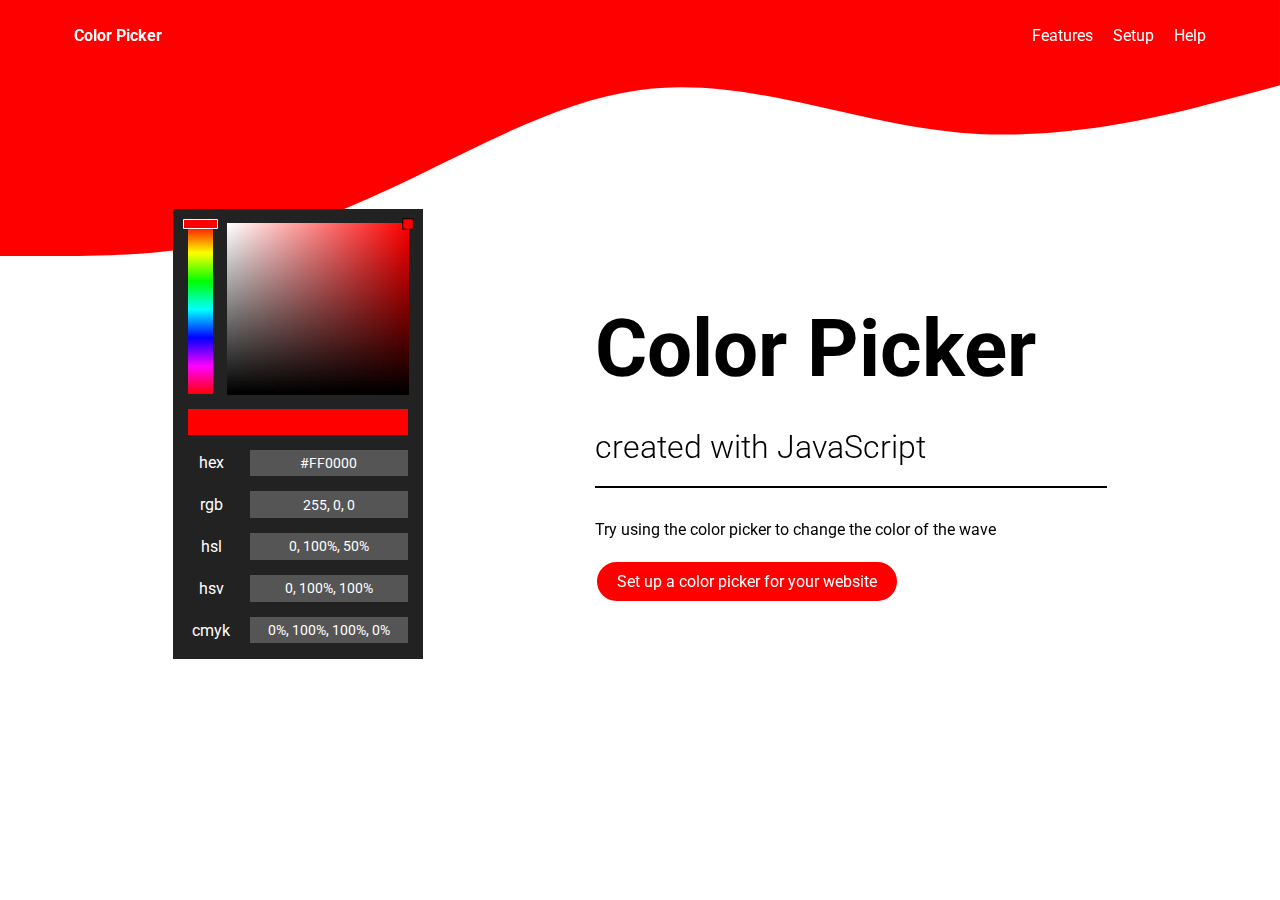
<file: index.html>
<!DOCTYPE html>
<html lang="en">
  <head>
    <meta charset="UTF-8" />
    <meta name="viewport" content="width=device-width, initial-scale=1.0" />
    <title>JavaScript Color Picker</title>
    <link rel="stylesheet" href="style.css" />
    <link rel="preconnect" href="https://fonts.googleapis.com" />
    <link rel="preconnect" href="https://fonts.gstatic.com" crossorigin />
    <link
      href="https://fonts.googleapis.com/css2?family=Roboto:wght@100;300;400;500;700;900&display=swap"
      rel="stylesheet"
    />
  </head>
  <body>
    <div class="svg">
      <svg xmlns="http://www.w3.org/2000/svg" viewBox="0 0 1440 320">
        <path
          id="svgWave"
          fill="#ff0000"
          fill-opacity="1"
          d="M0,288L60,288C120,288,240,288,360,245.3C480,203,600,117,720,101.3C840,85,960,139,1080,149.3C1200,160,1320,128,1380,112L1440,96L1440,0L1380,0C1320,0,1200,0,1080,0C960,0,840,0,720,0C600,0,480,0,360,0C240,0,120,0,60,0L0,0Z"
        ></path>
      </svg>
    </div>
    <div class="section1">
      <div class="navbar">
        <ul>
          <li class="home"><a href="index.html">Color Picker</a></li>

          <li><a href="help.html">Help</a></li>
          <li><a href="setup.html">Setup</a></li>
          <li><a href="features.html">Features</a></li>
        </ul>
      </div>
      <div class="intro">
        <div class="container">
          <div
            class="colorPicker"
            id="theme:dark; components:colorBar,hex,rgb,hsl,hsv,cmyk"
            style="width: 250px; height: 450px"
          ></div>
        </div>
        <div class="title">
          <h1>Color Picker</h1>
          <h3>created with JavaScript</h3>
          <h4>Try using the color picker to change the color of the wave</h4>
          <button class="setupButton">
            Set up a color picker for your website
          </button>
        </div>
      </div>
    </div>
  </body>
  <footer>
    <script
      type="module"
      src="colorPickerScripts/colorPickerScript.js"
    ></script>
    <script src="websiteScript.js"></script>
  </footer>
</html>
</file>
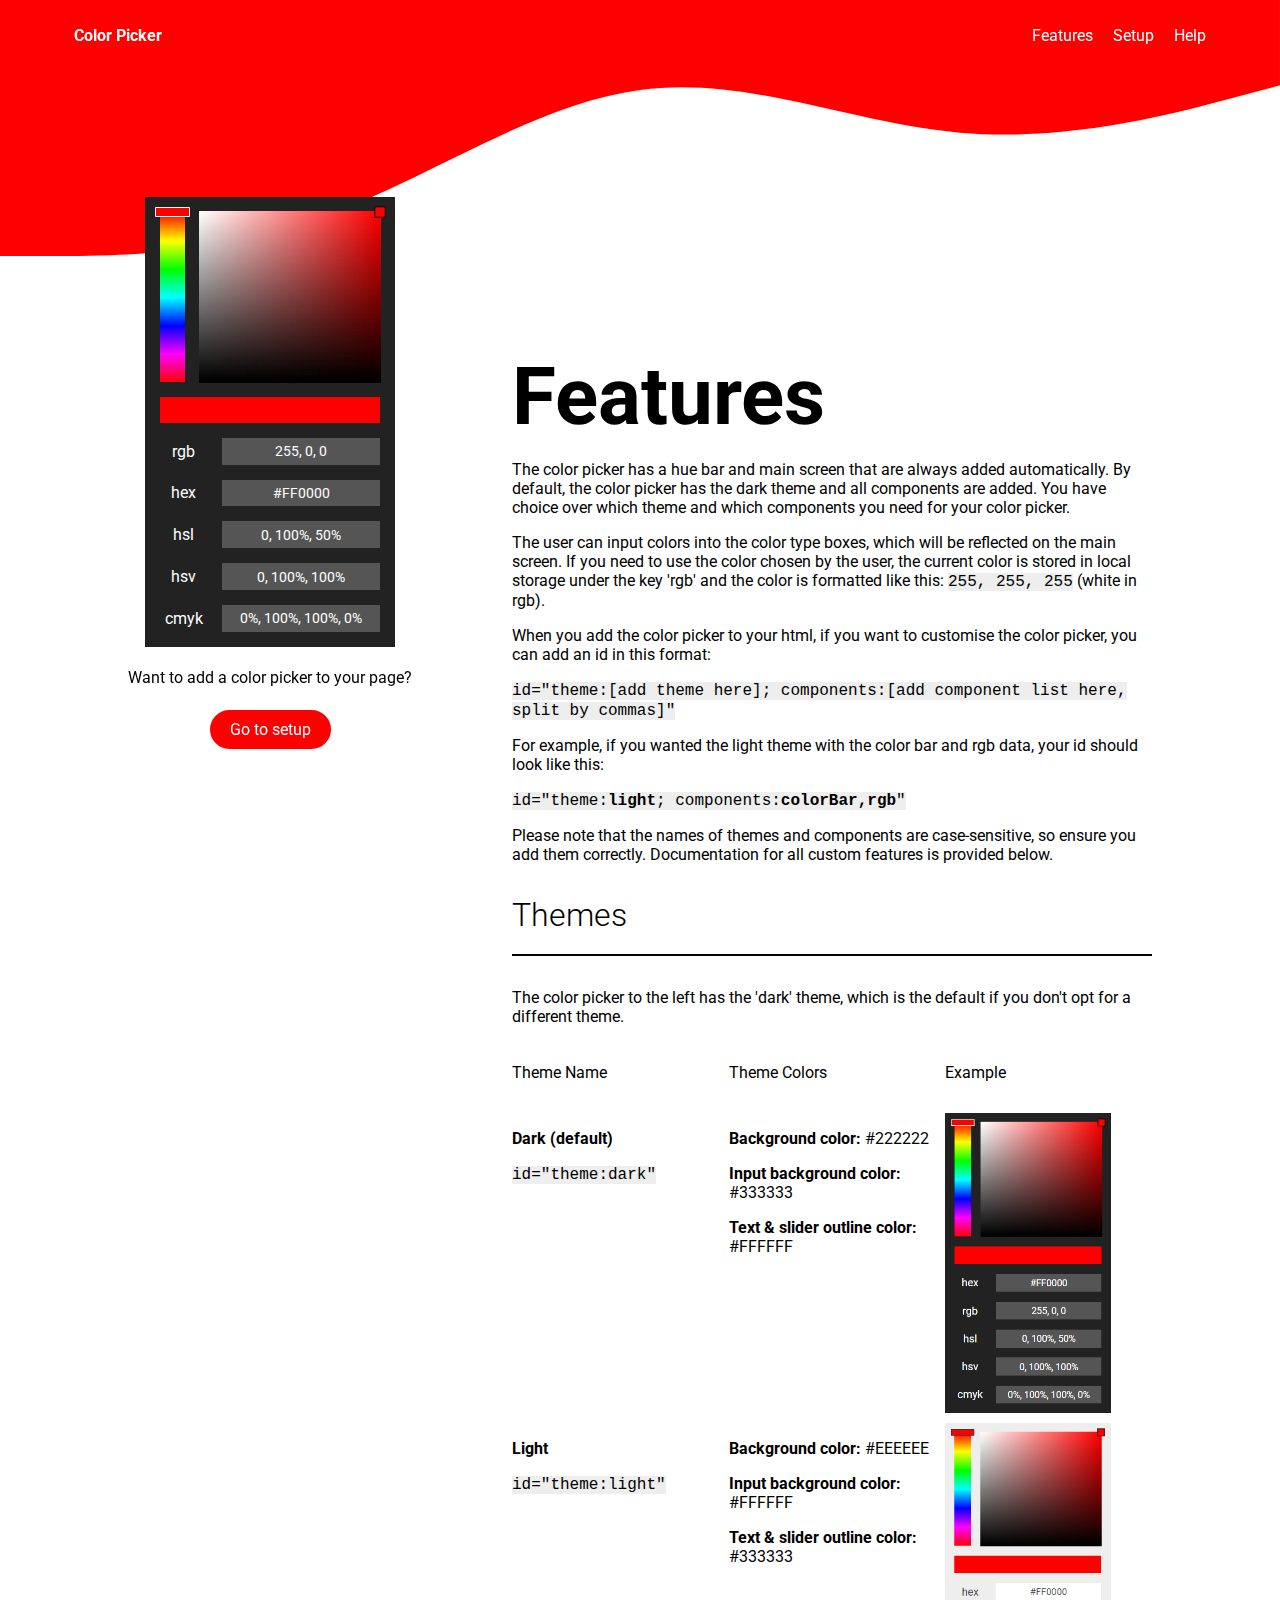
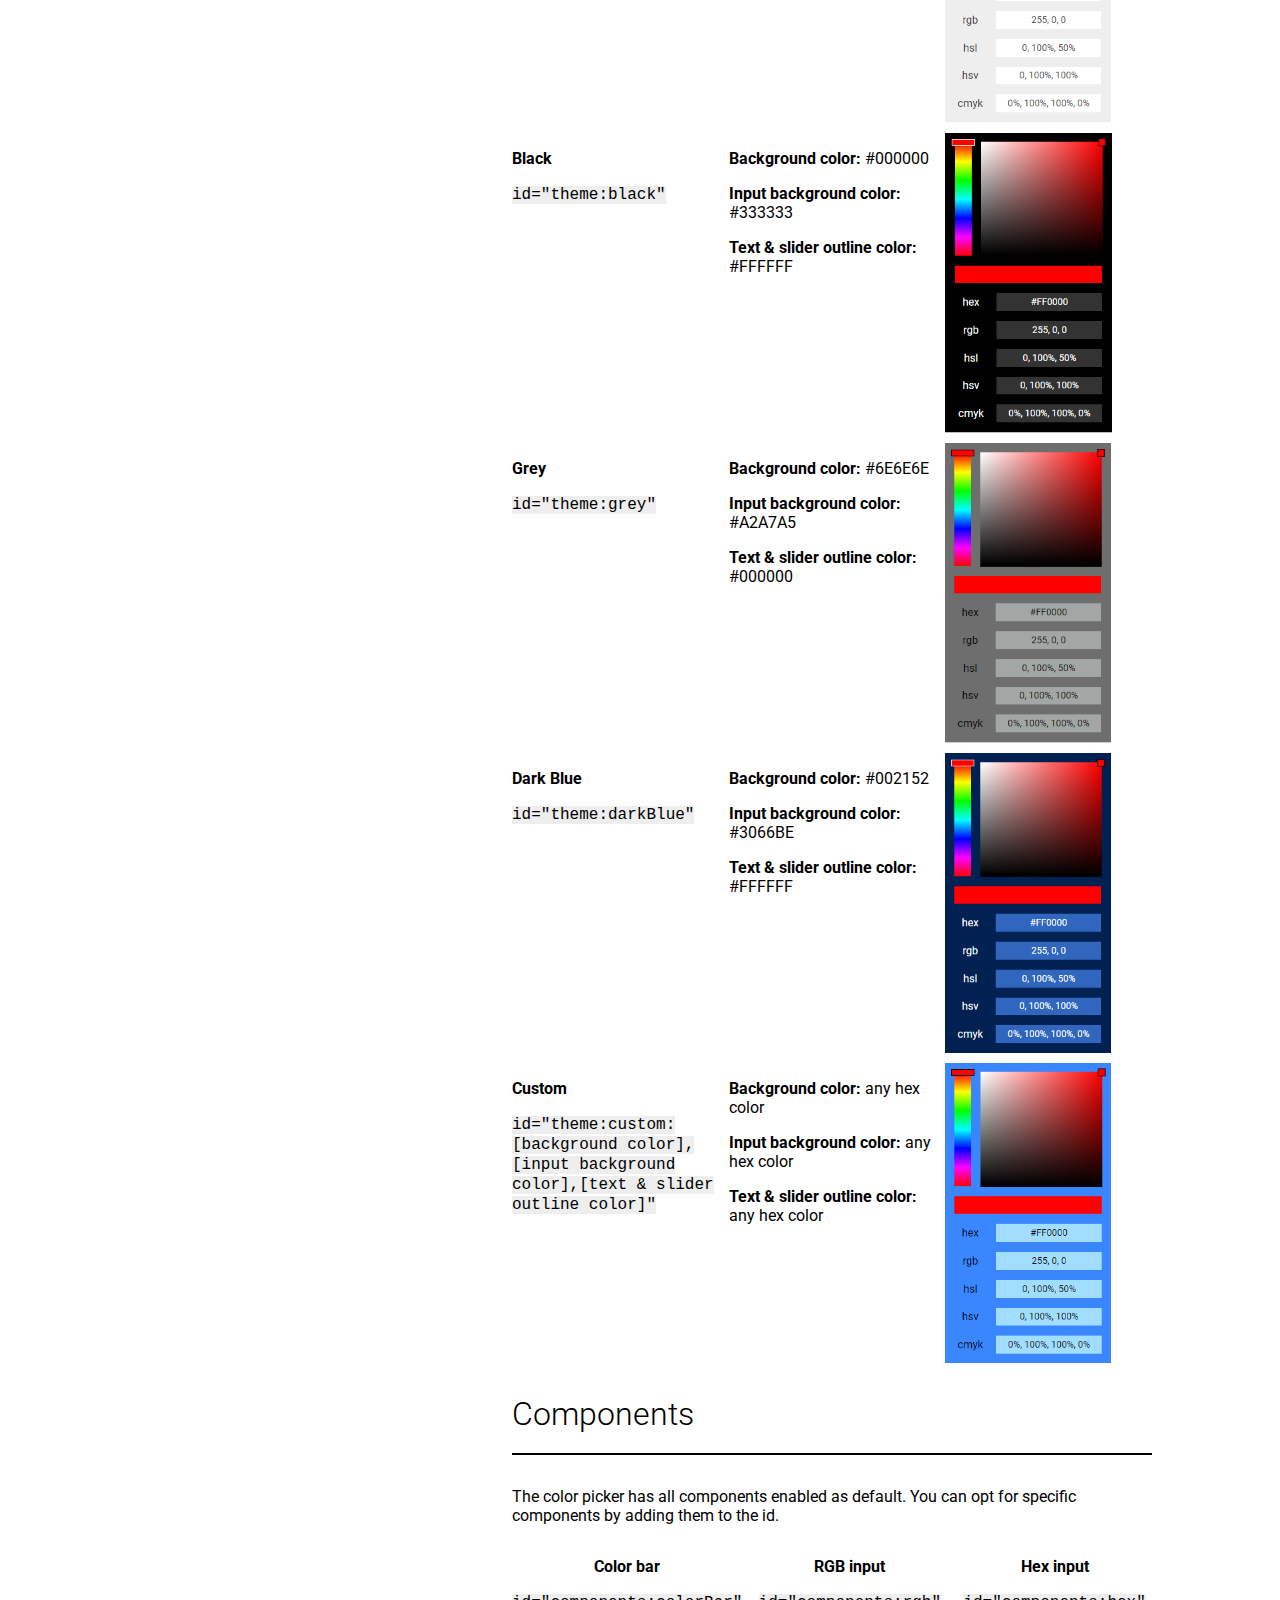
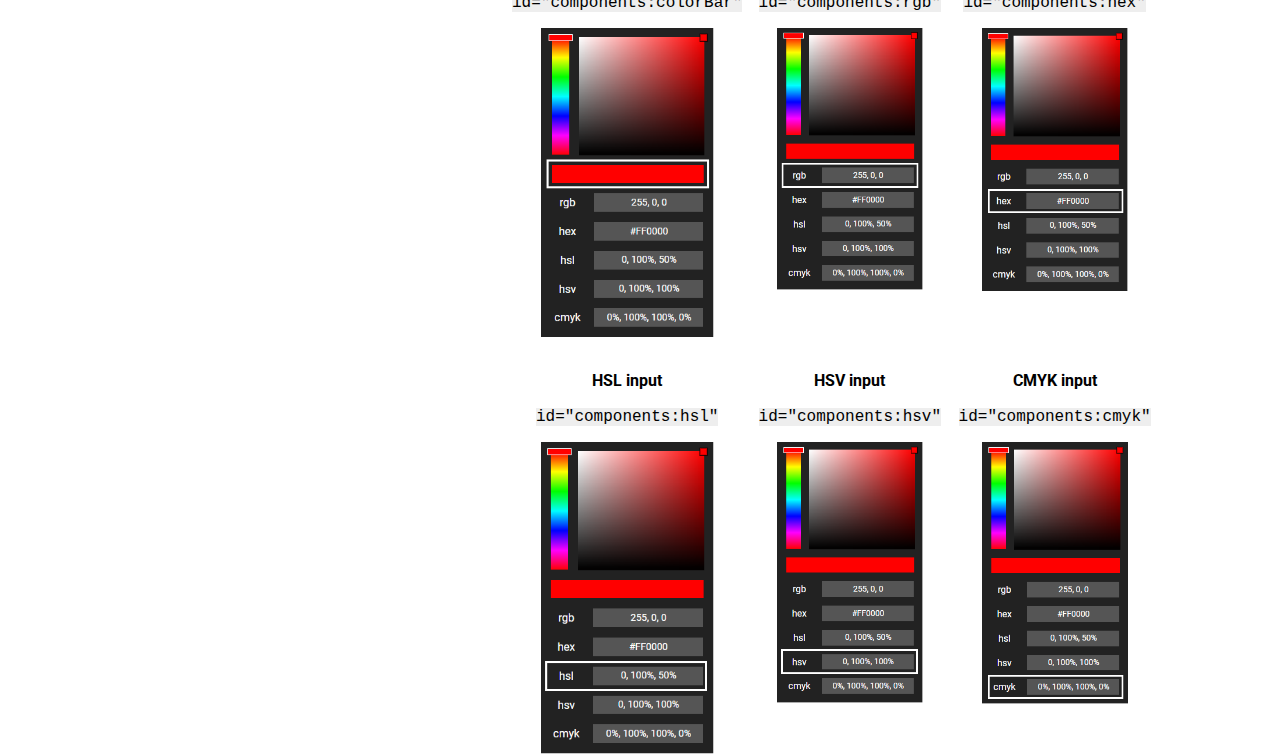
<file: features.html>
<!DOCTYPE html>
<html lang="en">
  <head>
    <meta charset="UTF-8" />
    <meta name="viewport" content="width=device-width, initial-scale=1.0" />
    <title>JavaScript Color Picker | Features</title>
    <link rel="stylesheet" href="style.css" />
    <link rel="stylesheet" href="featuresStyle.css" />
    <link rel="preconnect" href="https://fonts.googleapis.com" />
    <link rel="preconnect" href="https://fonts.gstatic.com" crossorigin />
    <link
      href="https://fonts.googleapis.com/css2?family=Roboto:wght@100;300;400;500;700;900&display=swap"
      rel="stylesheet"
    />
  </head>
  <body>
    <div class="svg">
      <svg xmlns="http://www.w3.org/2000/svg" viewBox="0 0 1440 320">
        <path
          id="svgWave"
          fill="#ff0000"
          fill-opacity="1"
          d="M0,288L60,288C120,288,240,288,360,245.3C480,203,600,117,720,101.3C840,85,960,139,1080,149.3C1200,160,1320,128,1380,112L1440,96L1440,0L1380,0C1320,0,1200,0,1080,0C960,0,840,0,720,0C600,0,480,0,360,0C240,0,120,0,60,0L0,0Z"
        ></path>
      </svg>
    </div>
    <div class="section1">
      <div class="navbar">
        <ul>
          <li class="home"><a href="index.html">Color Picker</a></li>

          <li><a href="help.html">Help</a></li>
          <li><a href="setup.html">Setup</a></li>
          <li><a href="features.html">Features</a></li>
        </ul>
      </div>
      <div class="intro">
        <div class="container">
          <div class="colorPicker" style="width: 250px; height: 450px"></div>
          <h4>Want to add a color picker to your page?</h4>
          <button class="setupButton">Go to setup</button>
        </div>
        <div class="content">
          <h1>Features</h1>
          <p>The color picker has a hue bar and main screen that are always added automatically. By default, the color picker has the dark theme and all components are added. You have choice over which theme and which components you need for your color picker.</p>
          <p>
            The user can input colors into the color type boxes, which will be reflected on the main screen. If you need to use the color chosen by the user, 
            the current color is stored in local storage under the key 'rgb' and the color is formatted like this:
            <span class="code">255, 255, 255</span> (white in rgb).
          </p>
          <p>
            When you add the color picker to your html, if you want to customise the color picker,
            you can add an id in this format:
            <p><span class="code"
              >id="theme:[add theme here]; components:[add component list here,
              split by commas]"</span
            ></p>
          </p>
          <p>
            For example, if you wanted the light theme with the color bar and rgb data, your id should look like this:
            <p><span class="code"
              >id="theme:<b>light</b>; components:<b>colorBar,rgb</b>"</span
            ></p>
          </p>
          <p>Please note that the names of themes and components are case-sensitive, so ensure you add them correctly. Documentation for all custom features is provided below.</p>
          <h3>Themes</h3>
          <p>
            The color picker to the left has the 'dark' theme, which is the
            default if you don't opt for a different theme.
          </p>
          <div class="themes">
            <h4>Theme Name</h4>
            <h4>Theme Colors</h4>
            <h4>Example</h4>
            <div>
              <p><b>Dark (default)</b></p>
              <p><span class="code">id="theme:dark"</span></p>
            </div>
            <div>
              <p><b>Background color: </b>#222222</p>
              <p><b>Input background color: </b>#333333</p>
              <p><b>Text & slider outline color: </b>#FFFFFF</p>
            </div>
            <img src="img/dark.PNG" />

            <div>
              <p><b>Light</b></p>
              <p><span class="code">id="theme:light"</span></p>
            </div>
            <div>
              <p><b>Background color: </b>#EEEEEE</p>
              <p><b>Input background color: </b>#FFFFFF</p>
              <p><b>Text & slider outline color: </b>#333333</p>
            </div>
            <img src="img/light.PNG" />

            <div>
              <p><b>Black</b></p>
              <p><span class="code">id="theme:black"</span></p>
            </div>
            <div>
              <p><b>Background color: </b>#000000</p>
              <p><b>Input background color: </b>#333333</p>
              <p><b>Text & slider outline color: </b>#FFFFFF</p>
            </div>
            <img src="img/black.PNG" />

            <div>
              <p><b>Grey</b></p>
              <p><span class="code">id="theme:grey"</span></p>
            </div>
            <div>
              <p><b>Background color: </b>#6E6E6E</p>
              <p><b>Input background color: </b>#A2A7A5</p>
              <p><b>Text & slider outline color: </b>#000000</p>
            </div>
            <img src="img/grey.PNG" />

            <div>
              <p><b>Dark Blue</b></p>
              <p><span class="code">id="theme:darkBlue"</span></p>
            </div>
            <div>
              <p><b>Background color: </b>#002152</p>
              <p><b>Input background color: </b>#3066BE</p>
              <p><b>Text & slider outline color: </b>#FFFFFF</p>
            </div>
            <img src="img/darkBlue.PNG" />

            <div>
              <p><b>Custom</b></p>
              <p><span class="code">id="theme:custom:[background color],[input background color],[text & slider outline color]"</span></p>
            </div>
            <div>
              <p><b>Background color: </b>any hex color</p>
              <p><b>Input background color: </b>any hex color</p>
              <p><b>Text & slider outline color: </b>any hex color</p>
            </div>
            <img src="img/custom.PNG" />
          </div>
          <h3>Components</h3>
          <p>The color picker has all components enabled as default. You can opt for specific components by adding them to the id.</p>
          <div class="components">
            <div>
              <p><b>Color bar</b></p>
              <p><span class="code">id="components:colorBar"</span></p>
              <img src="img/colorBar.PNG" />
            </div>
            <div>
              <p><b>RGB input</b></p>
              <p><span class="code">id="components:rgb"</span></p>
              <img src="img/rgb.PNG" />
            </div>
            <div>
              <p><b>Hex input</b></p>
              <p><span class="code">id="components:hex"</span></p>
              <img src="img/hex.PNG" />
            </div>
            <div>
              <p><b>HSL input</b></p>
              <p><span class="code">id="components:hsl"</span></p>
              <img src="img/hsl.PNG" />
            </div>
            <div>
              <p><b>HSV input</b></p>
              <p><span class="code">id="components:hsv"</span></p>
              <img src="img/hsv.PNG" />
            </div>
            <div>
              <p><b>CMYK input</b></p>
              <p><span class="code">id="components:cmyk"</span></p>
              <img src="img/cmyk.PNG" />
            </div>
          </div>
        </div>
      </div>
    </div>
  </body>
  <footer>
    <script type="module" src="colorPickerScripts/colorPickerScript.js"></script>
    <script src="websiteScript.js"></script>
  </footer>
</html>
</file>
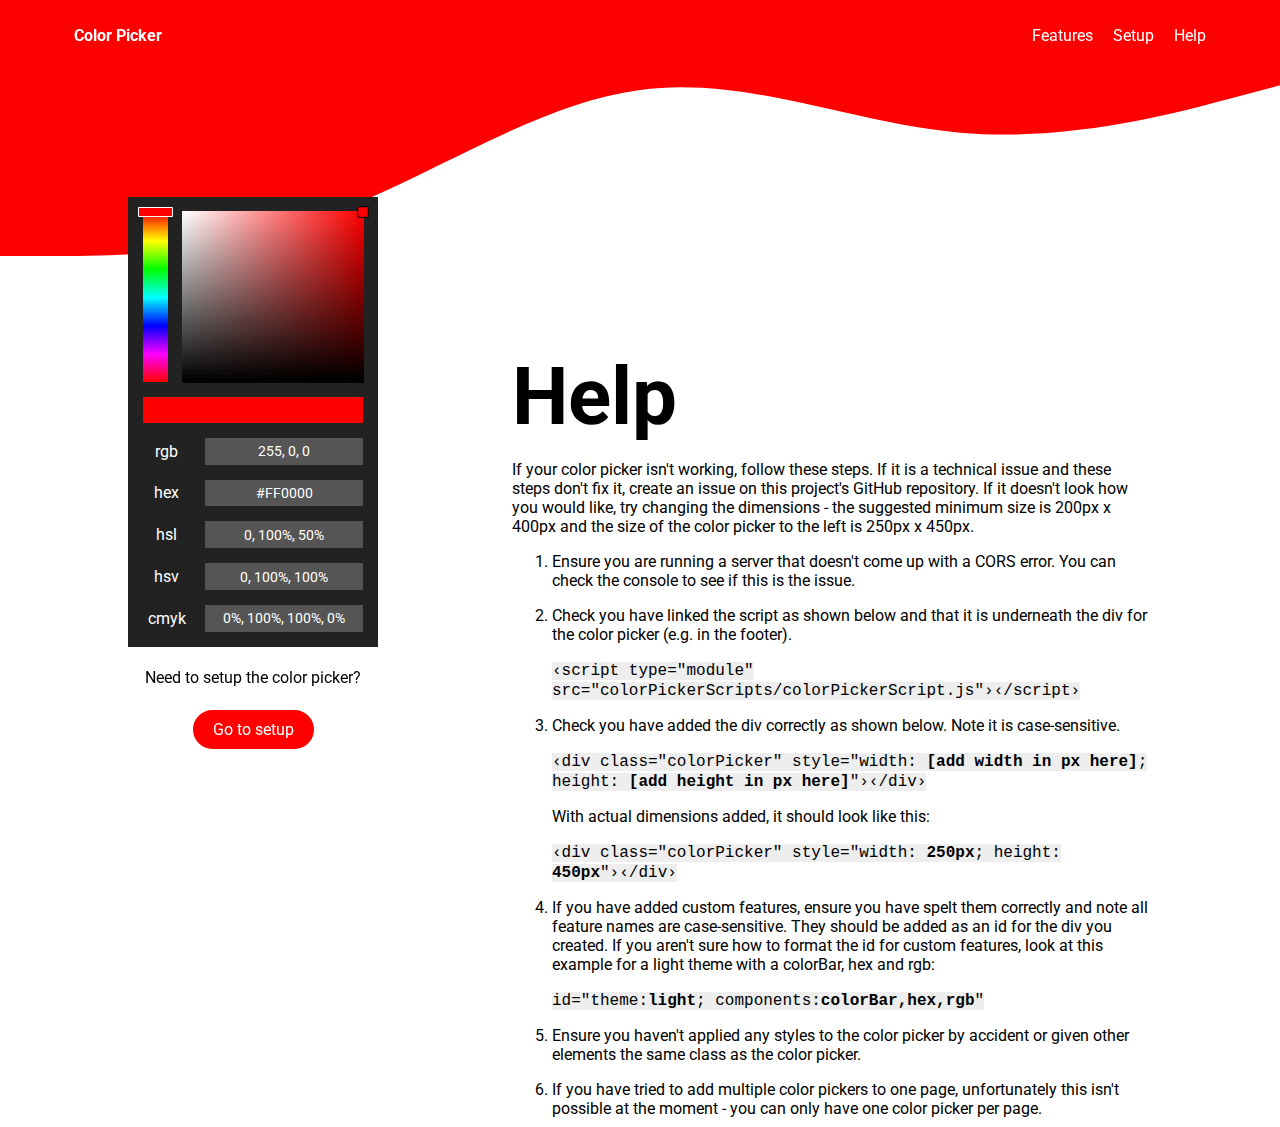
<file: help.html>
<!DOCTYPE html>
<html lang="en">
  <head>
    <meta charset="UTF-8" />
    <meta name="viewport" content="width=device-width, initial-scale=1.0" />
    <title>JavaScript Color Picker | Help</title>
    <link rel="stylesheet" href="style.css" />
    <link rel="stylesheet" href="featuresStyle.css" />
    <link rel="preconnect" href="https://fonts.googleapis.com" />
    <link rel="preconnect" href="https://fonts.gstatic.com" crossorigin />
    <link
      href="https://fonts.googleapis.com/css2?family=Roboto:wght@100;300;400;500;700;900&display=swap"
      rel="stylesheet"
    />
  </head>
  <body>
    <div class="svg">
      <svg xmlns="http://www.w3.org/2000/svg" viewBox="0 0 1440 320">
        <path
          id="svgWave"
          fill="#ff0000"
          fill-opacity="1"
          d="M0,288L60,288C120,288,240,288,360,245.3C480,203,600,117,720,101.3C840,85,960,139,1080,149.3C1200,160,1320,128,1380,112L1440,96L1440,0L1380,0C1320,0,1200,0,1080,0C960,0,840,0,720,0C600,0,480,0,360,0C240,0,120,0,60,0L0,0Z"
        ></path>
      </svg>
    </div>
    <div class="section1">
      <div class="navbar">
        <ul>
          <li class="home"><a href="index.html">Color Picker</a></li>

          <li><a href="help.html">Help</a></li>
          <li><a href="setup.html">Setup</a></li>
          <li><a href="features.html">Features</a></li>
        </ul>
      </div>
      <div class="intro">
        <div class="container">
          <div class="colorPicker" style="width: 250px; height: 450px"></div>
          <h4>Need to setup the color picker?</h4>
          <button class="setupButton">Go to setup</button>
        </div>
        <div class="content">
          <h1>Help</h1>
          <p>If your color picker isn't working, follow these steps. If it is a technical issue and these steps don't fix it, create an issue on this project's GitHub repository. 
            If it doesn't look how you would like, try changing the dimensions - the suggested minimum size is 200px x 400px and the size of the color picker to the left is 250px x 450px.</p>
          <ol>
            <li>
              Ensure you are running a server that doesn't come up with a CORS
              error. You can check the console to see if this is the issue.
            </li>
            <li>
                <p>
                    Check you have linked the script as shown below and that it is
                    underneath the div for the color picker (e.g. in the footer).
                    <p>
                      <span class="code"
                        >&lsaquo;script type="module"
                        src="colorPickerScripts/colorPickerScript.js"&rsaquo;&lsaquo;/script&rsaquo;</span
                      >
                    </p>
                </p>
            </li>
            <li>
              Check you have added the div correctly as shown below. Note it is
              case-sensitive.
              <p>
                <span class="code"
                  >&lsaquo;div class="colorPicker" style="width:
                  <b>[add width in px here]</b>; height:
                  <b>[add height in px here]</b
                  >"&rsaquo;&lsaquo;/div&rsaquo;</span
                >
              </p>
              With actual dimensions added, it should look like this:
              <p>
                <span class="code"
                  >&lsaquo;div class="colorPicker" style="width: <b>250px</b>;
                  height: <b>450px</b>"&rsaquo;&lsaquo;/div&rsaquo;</span
                >
              </p>
            </li>
            <li>
                If you have added custom features, ensure you have spelt them correctly and note all feature names are case-sensitive. 
                They should be added as an id for the div you created. If you aren't sure how to format the id for custom features,
                look at this example for a light theme with a colorBar, hex and rgb:
                <p><span class="code"
                    >id="theme:<b>light</b>; components:<b>colorBar,hex,rgb</b>"</span
                  ></p>
            </li>
            <li><p>
              Ensure you haven't applied any styles to the color picker by accident or given other elements the same class as the color picker.
            </p></li>
            <li><p>
              If you have tried to add multiple color pickers to one page, unfortunately this isn't possible at the moment - you can only have one color picker per page.
            </p></li>
          </ol>
        </div>
      </div>
    </div>
  </body>
  <footer>
    <script type="module" src="colorPickerScripts/colorPickerScript.js"></script>
    <script src="websiteScript.js"></script>
  </footer>
</html>
</file>
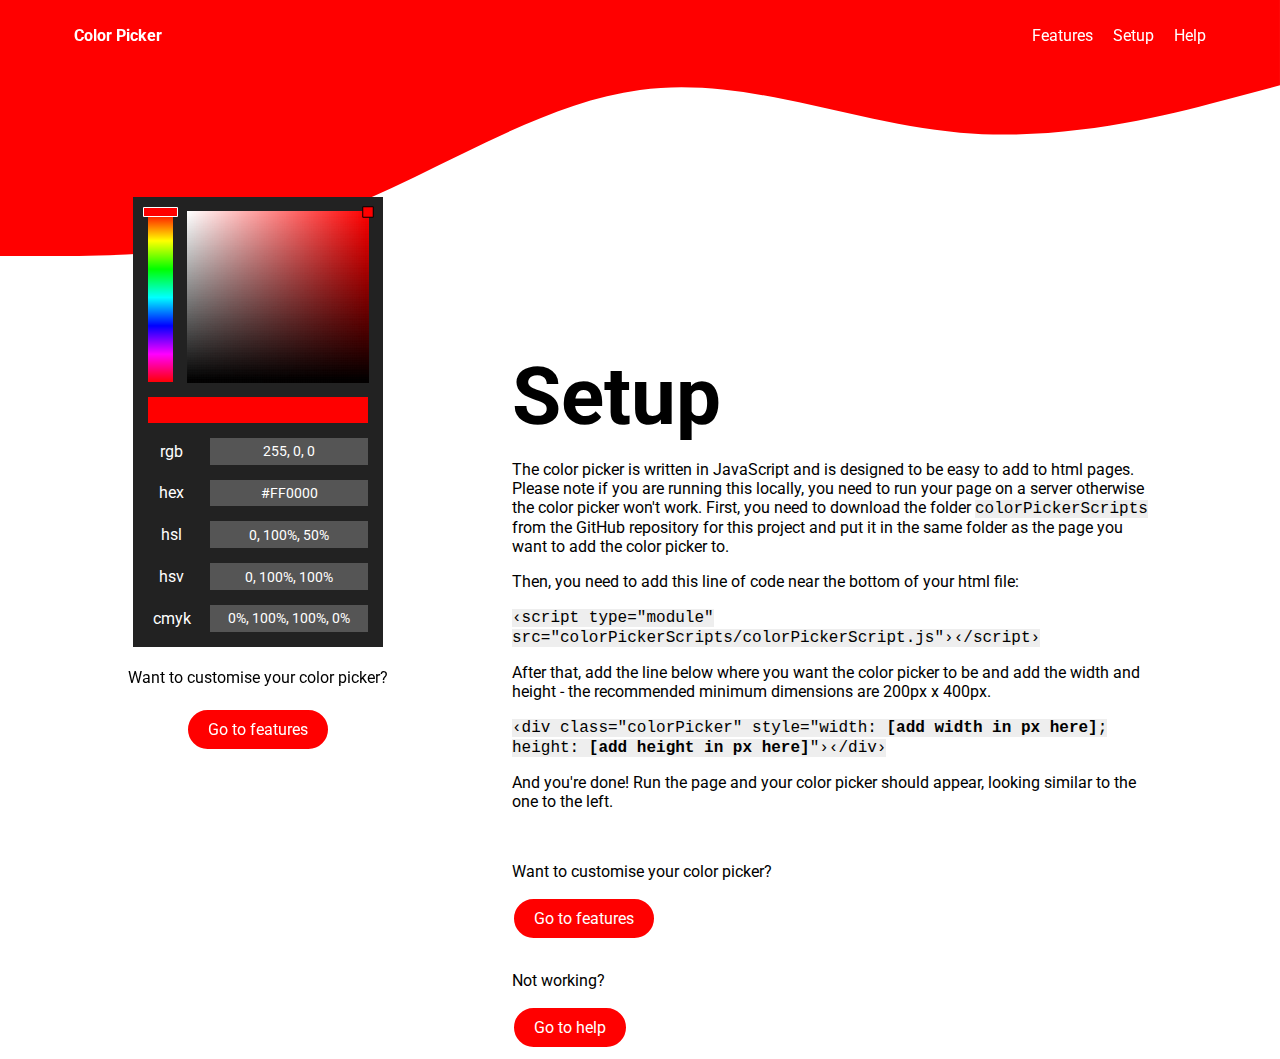
<file: setup.html>
<!DOCTYPE html>
<html lang="en">
  <head>
    <meta charset="UTF-8" />
    <meta name="viewport" content="width=device-width, initial-scale=1.0" />
    <title>JavaScript Color Picker | Setup</title>
    <link rel="stylesheet" href="style.css" />
    <link rel="stylesheet" href="featuresStyle.css" />
    <link rel="preconnect" href="https://fonts.googleapis.com" />
    <link rel="preconnect" href="https://fonts.gstatic.com" crossorigin />
    <link
      href="https://fonts.googleapis.com/css2?family=Roboto:wght@100;300;400;500;700;900&display=swap"
      rel="stylesheet"
    />
  </head>
  <body>
    <div class="svg">
      <svg xmlns="http://www.w3.org/2000/svg" viewBox="0 0 1440 320">
        <path
          id="svgWave"
          fill="#ff0000"
          fill-opacity="1"
          d="M0,288L60,288C120,288,240,288,360,245.3C480,203,600,117,720,101.3C840,85,960,139,1080,149.3C1200,160,1320,128,1380,112L1440,96L1440,0L1380,0C1320,0,1200,0,1080,0C960,0,840,0,720,0C600,0,480,0,360,0C240,0,120,0,60,0L0,0Z"
        ></path>
      </svg>
    </div>
    <div class="section1">
      <div class="navbar">
        <ul>
          <li class="home"><a href="index.html">Color Picker</a></li>

          <li><a href="help.html">Help</a></li>
          <li><a href="setup.html">Setup</a></li>
          <li><a href="features.html">Features</a></li>
        </ul>
      </div>
      <div class="intro">
        <div class="container">
          <div class="colorPicker" style="width: 250px; height: 450px"></div>
          <h4>Want to customise your color picker?</h4>
          <button class="featuresButton">Go to features</button>
        </div>
        <div class="content">
          <h1>Setup</h1>
          <p>
            The color picker is written in JavaScript and is designed to be easy
            to add to html pages. Please note if you are running this locally, 
            you need to run your page on a server otherwise the color picker won't work.
            First, you need to download the folder <span class="code">colorPickerScripts</span> from the GitHub repository for this project and put it in the same folder
            as the page you want to add the color picker to.
          </p>
          <p>
            Then, you need to add this line of code near the bottom of your html
            file:
            <p>
                <span class="code"
                >&lsaquo;script type="module"
                src="colorPickerScripts/colorPickerScript.js"&rsaquo;&lsaquo;/script&rsaquo;</span
              >
            </p>
          </p>
          <p>After that, add the line below where you want the color picker to be and add the width and height - the recommended minimum dimensions are 200px x 400px.</p>
          <p><span class="code">&lsaquo;div class="colorPicker" style="width: <b>[add width in px here]</b>; height: <b>[add height in px here]</b>"&rsaquo;&lsaquo;/div&rsaquo;</span></p>
          <p>And you're done! Run the page and your color picker should appear, looking similar to the one to the left.</p>
          <br>
          <p>Want to customise your color picker?</p>
          <button class="featuresButton">Go to features</button>
          <p>Not working?</p>  
          <button class="helpButton">Go to help</button>     
        </div>
      </div>
    </div>
  </body>
  <footer>
    <script type="module" src="colorPickerScripts/colorPickerScript.js"></script>
    <script src="websiteScript.js"></script>
  </footer>
</html>
</file>
<file: style.css>
html,
body {
  width: 100%;
  height: 100%;
  margin: 0;
  font-size: 16px;
  font-family: "roboto", monospace;
}

svg {
  position: fixed;
  top: 0;
  left: 0;
  z-index: -1;
}

.navbar {
  position: fixed;
  top: 0;
  width: 100%;
}

ul {
  list-style-type: none;
  padding-left: 0;
  overflow: hidden;
  padding-left: 5%;
  padding-right: 5%;
}

ul li {
  float: right;
}

.home {
  float: left;
  font-weight: 700;
}

li a {
  text-decoration: none;
  display: block;
  padding: 10px;
  color: #ffffff;
}

li a:hover {
  border-bottom: 2px solid;
}

.section1 {
  position: absolute;
  top: 10%;
  left: 0;
  width: 100%;
}

.intro {
  display: flex;
  align-items: center;
  justify-content: space-evenly;
}

.title {
  width: 40%;
}

h1 {
  font-size: 5rem;
  margin-bottom: 0;
}

h3 {
  font-size: 2rem;
  font-weight: 300;
  padding-bottom: 20px;
  border-bottom: 2px solid;
}

h4 {
  font-weight: 400;
}

button {
  font-family: "roboto", monospace;
  padding: 10px;
  padding-right: 20px;
  padding-left: 20px;
  border-radius: 30px;
  border: 2px solid;
  background-color: rgb(255, 0, 0);
  color: #ffffff;
  font-size: 1rem;
  margin-bottom: 15px;
}

button:hover {
  background-color: rgb(223, 0, 0);
}
</file>
<file: featuresStyle.css>
.container {
  display: flex;
  flex-direction: column;
  align-items: center;
  justify-content: center;
}

.container {
  margin-top: 7.5%;
  position: fixed;
  left: 10%;
}

.content {
  position: absolute;
  width: 50%;
  right: 10%;
  top: 30%;
  z-index: -3;
}

.themes {
  display: grid;
  grid-template-columns: repeat(3, 1fr);
  grid-template-rows: repeat(1, 50px), repeat(6, 1fr);
  row-gap: 10px;
  column-gap: 10px;
}

.themes img {
  height: 300px;
}

.code {
  font-family: monospace, "Courier New", Courier;
  background-color: #eeeeee;
}

.components {
  display: grid;
  grid-template-columns: repeat(3, 1fr);
  grid-template-rows: repeat(2, 1fr);
  row-gap: 10px;
  column-gap: 10px;
}

.components > div > p {
  text-align: center;
}

.components img {
  margin-left: 12.5%;
  width: 75%;
}
</file>
